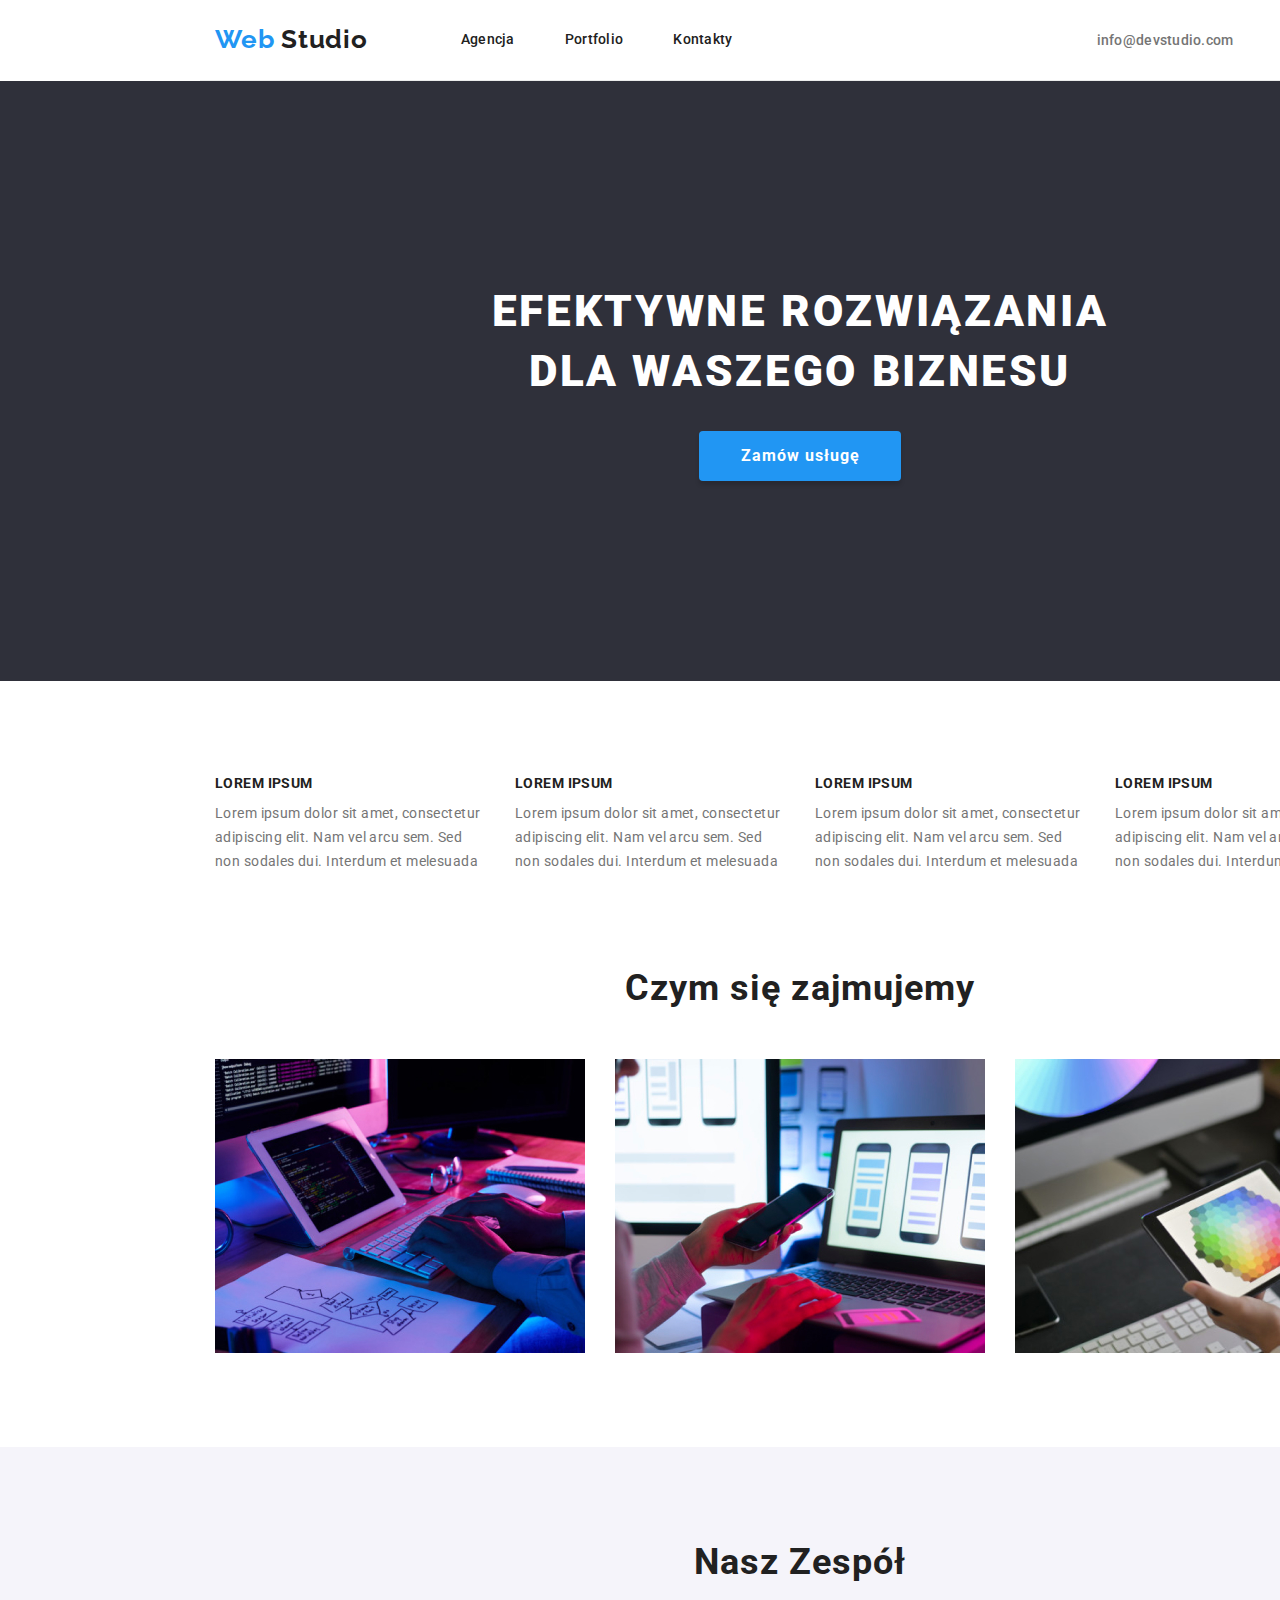
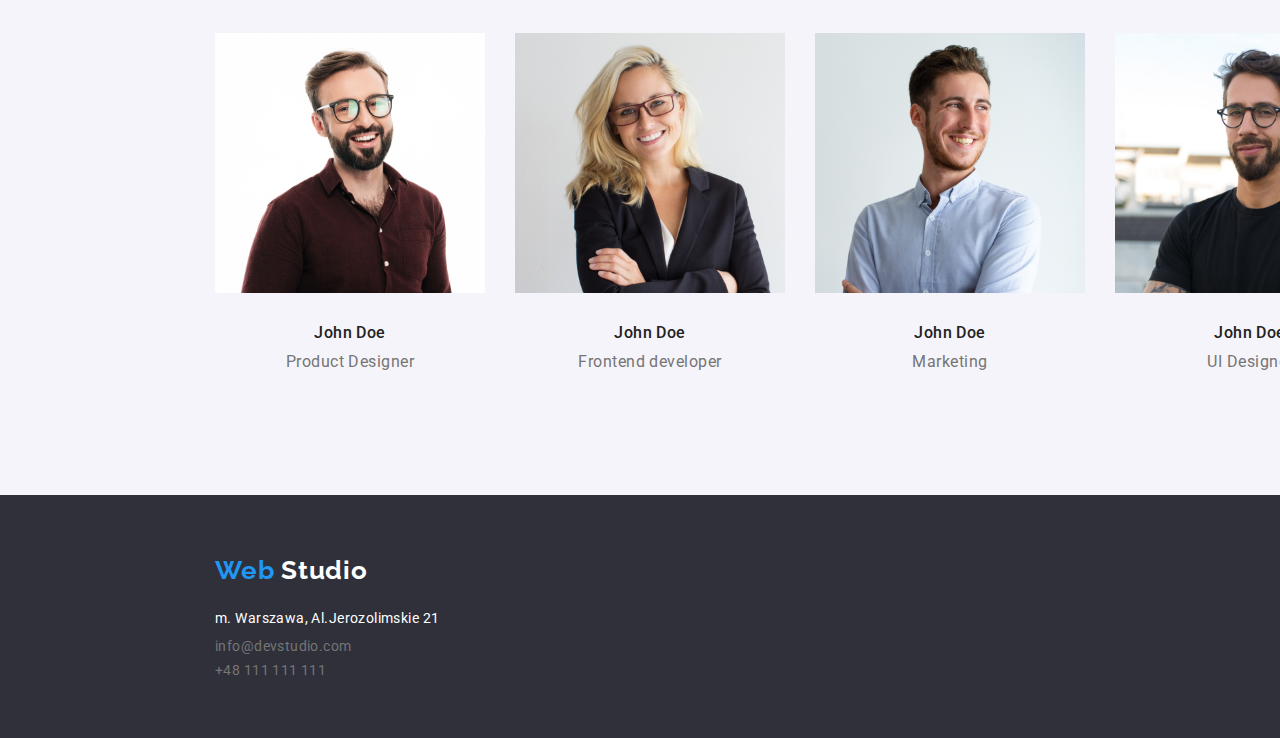
<file: index.html>
<!DOCTYPE html>
<html lang="pl">
  <head>
    <meta charset="UTF-8" />
    <meta http-equiv="X-UA-Compatible" content="IE=edge" />
    <meta name="viewport" content="width=device-width, initial-scale=1.0" />
    <title>Index-3</title>
    <link rel="preconnect" href="https://fonts.googleapis.com" />
    <link rel="preconnect" href="https://fonts.gstatic.com" crossorigin />
    <link
      href="https://fonts.googleapis.com/css2?family=Roboto:wght@400;500;700;900&display=swap"
      rel="stylesheet"
    />
    <link
      href="https://fonts.googleapis.com/css2?family=Raleway:wght@700&display=swap"
      rel="stylesheet"
    />
    <link
      rel="stylesheet"
      href="node_modules/modern-normalize/modern-normalize.css"
    />
    <link rel="stylesheet" href="./css/styles.css" />
  </head>
  <body class="container">
    <header class="strona naglowek odstep">
      <a class="logo logo-margines-lewy" href="index.html">
        <span>Web</span>
        <span class="logo-stopka-gora">Studio</span>
      </a>
      <nav style="padding-left: 93px">
        <a class="link" href="index.html">Agencja</a>
        <span style="padding-left: 46px"></span>
        <a class="link" href="portfolio.html">Portfolio</a>
        <span style="padding-left: 46px"></span>
        <a class="link" href="#">Kontakty</a>
      </nav>
      <a
        class="kontakt"
        href="mailto:info@devstudio.com"
        style="padding-left: 364px"
        >info@devstudio.com</a
      >
      <a class="kontakt" href="#" style="padding-left: 50px">+48 111 111 111</a>
    </header>
    <main>
      <section class="ogloszenie">
        <div class="strona">
          <h1>
            EFEKTYWNE ROZWIĄZANIA <br />
            DLA WASZEGO BIZNESU
          </h1>
          <button class="przycisk-usluga przycisk-aktywny">Zamów usługę</button>
        </div>
      </section>
      <!-- <div class="strona odstep-sekcji"> -->
      <div class="strona tabela-ipsum odstep-sekcji">
        <div>
          <p>LOREM IPSUM</p>
          <p>
            Lorem ipsum dolor sit amet, consectetur adipiscing elit. Nam vel
            arcu sem. Sed non sodales dui. Interdum et melesuada
          </p>
        </div>
        <div>
          <p>LOREM IPSUM</p>
          <p>
            Lorem ipsum dolor sit amet, consectetur adipiscing elit. Nam vel
            arcu sem. Sed non sodales dui. Interdum et melesuada
          </p>
        </div>
        <div>
          <p>LOREM IPSUM</p>
          <p>
            Lorem ipsum dolor sit amet, consectetur adipiscing elit. Nam vel
            arcu sem. Sed non sodales dui. Interdum et melesuada
          </p>
        </div>
        <div>
          <p>LOREM IPSUM</p>
          <p>
            Lorem ipsum dolor sit amet, consectetur adipiscing elit. Nam vel
            arcu sem. Sed non sodales dui. Interdum et melesuada
          </p>
        </div>
      </div>
      <div class="strona odstep-sekcji-dolny">
        <h2 class="sekcja-naglowek">Czym się zajmujemy</h2>
        <div class="wiersz-obrazow">
          <img src="./images/pict1.jpg" alt="pict1" width="370" height="294" />
          <img src="./images/pict2.jpg" alt="pict2" width="370" height="294" />
          <img src="./images/pict3.jpg" alt="pict3" width="370" height="294" />
        </div>
      </div>
      <div style="background: #f5f4fa">
        <section class="strona odstep-sekcji">
          <h2 class="sekcja-naglowek">Nasz Zespół</h2>
          <div class="wiersz-obrazow">
            <div>
              <img
                src="./images/product_designer.jpg"
                alt="Designer"
                width="270"
                height="260"
              />
              <p class="obraz-zespol-imie">John Doe</p>
              <p class="obraz-zespol-tytul">Product Designer</p>
            </div>
            <div>
              <img
                src="./images/frontend_developer.jpg"
                alt="Frontenddeveloper"
                width="270"
                height="260"
              />
              <p class="obraz-zespol-imie">John Doe</p>
              <p class="obraz-zespol-tytul">Frontend developer</p>
            </div>
            <div>
              <img
                src="./images/marketing.jpg"
                alt="Marketing"
                width="270"
                height="260"
              />
              <p class="obraz-zespol-imie">John Doe</p>
              <p class="obraz-zespol-tytul">Marketing</p>
            </div>
            <div>
              <img
                src="./images/ui_designer.jpg"
                alt="UI Designer"
                width="270"
                height="260"
              />
              <p class="obraz-zespol-imie">John Doe</p>
              <p class="obraz-zespol-tytul">UI Designer</p>
            </div>
          </div>
        </section>
      </div>
    </main>
    <footer>
      <div class="stopka strona">
        <p class="logo">
          <span>Web</span>
          <span class="logo-stopka-dol">Studio</span>
        </p>
        <address>
          <p class="kontakt kontakt-adres">m. Warszawa, Al.Jerozolimskie 21</p>
          <p class="kontakt kontakt-stopka" style="padding-top: 8px">
            info@devstudio.com
          </p>
          <p class="kontakt kontakt-stopka" style="padding-top: 8px">
            +48 111 111 111
          </p>
        </address>
      </div>
    </footer>
  </body>
</html>
</file>
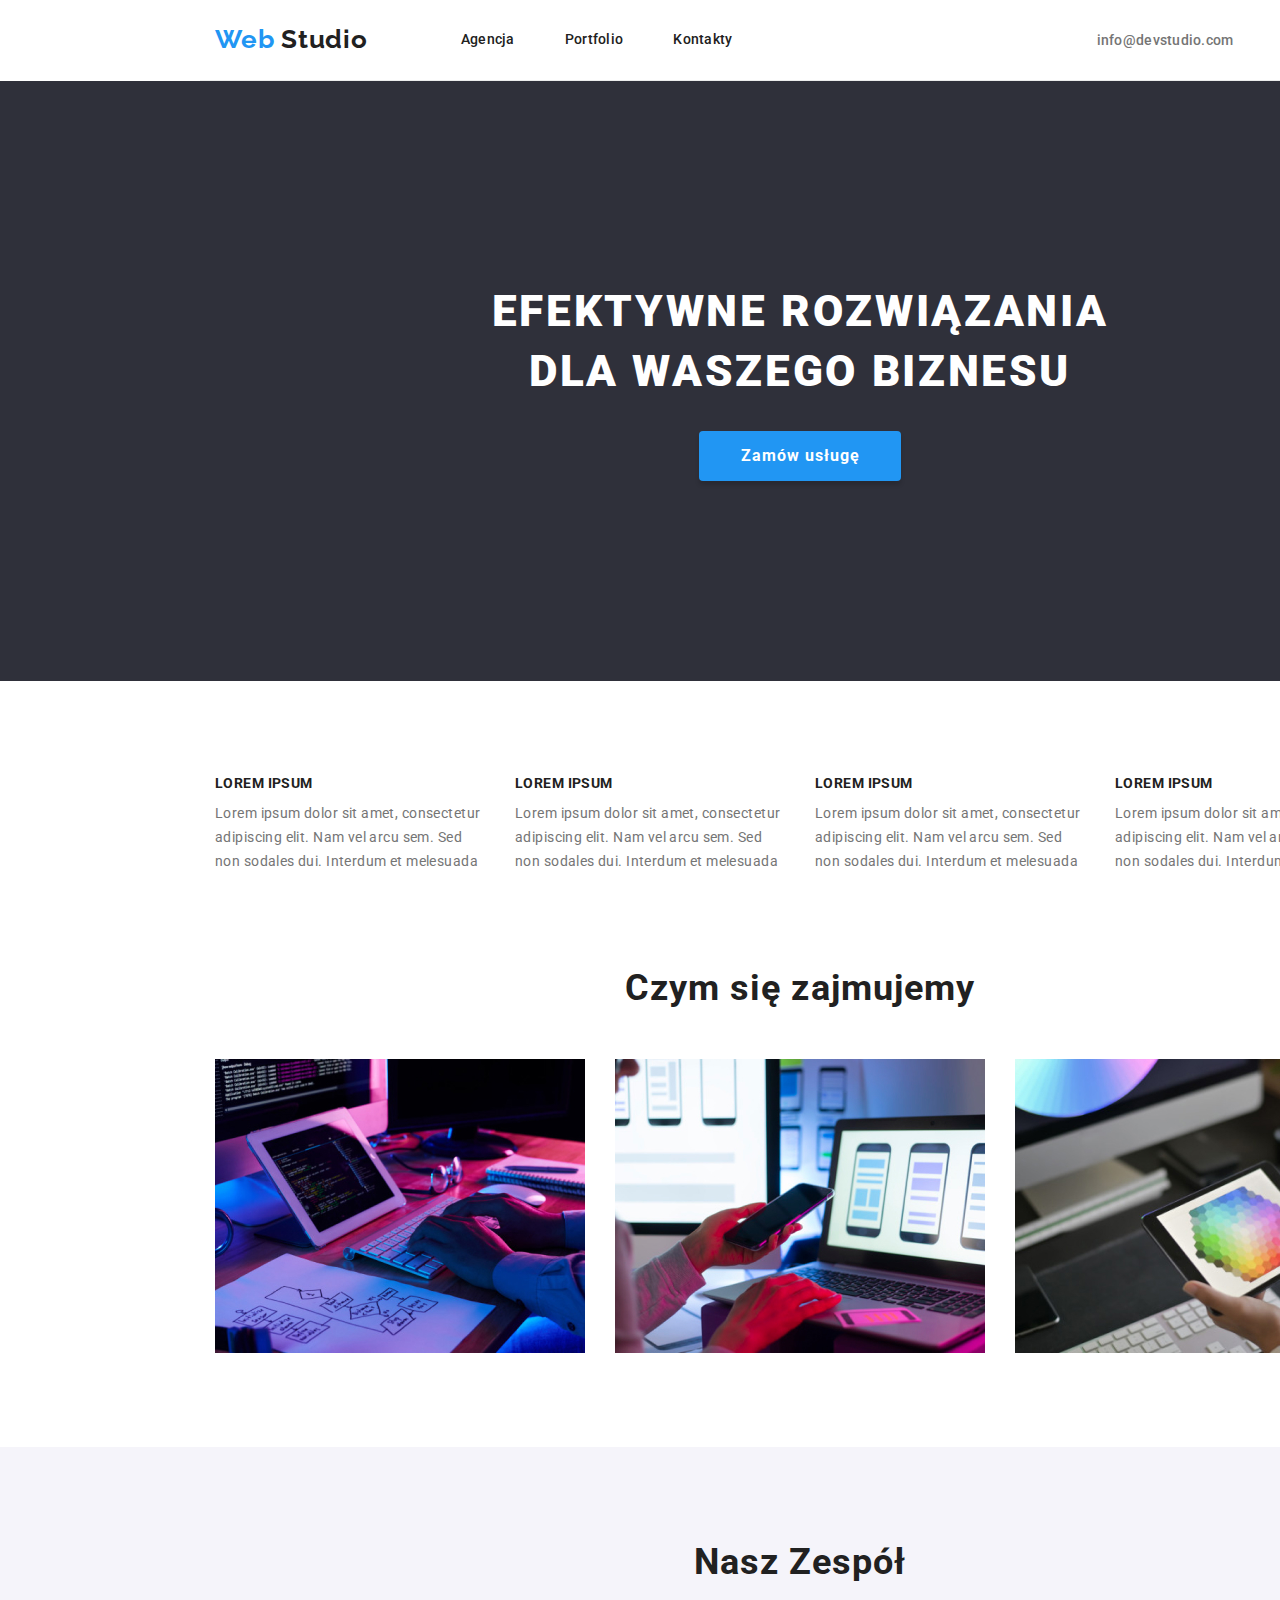
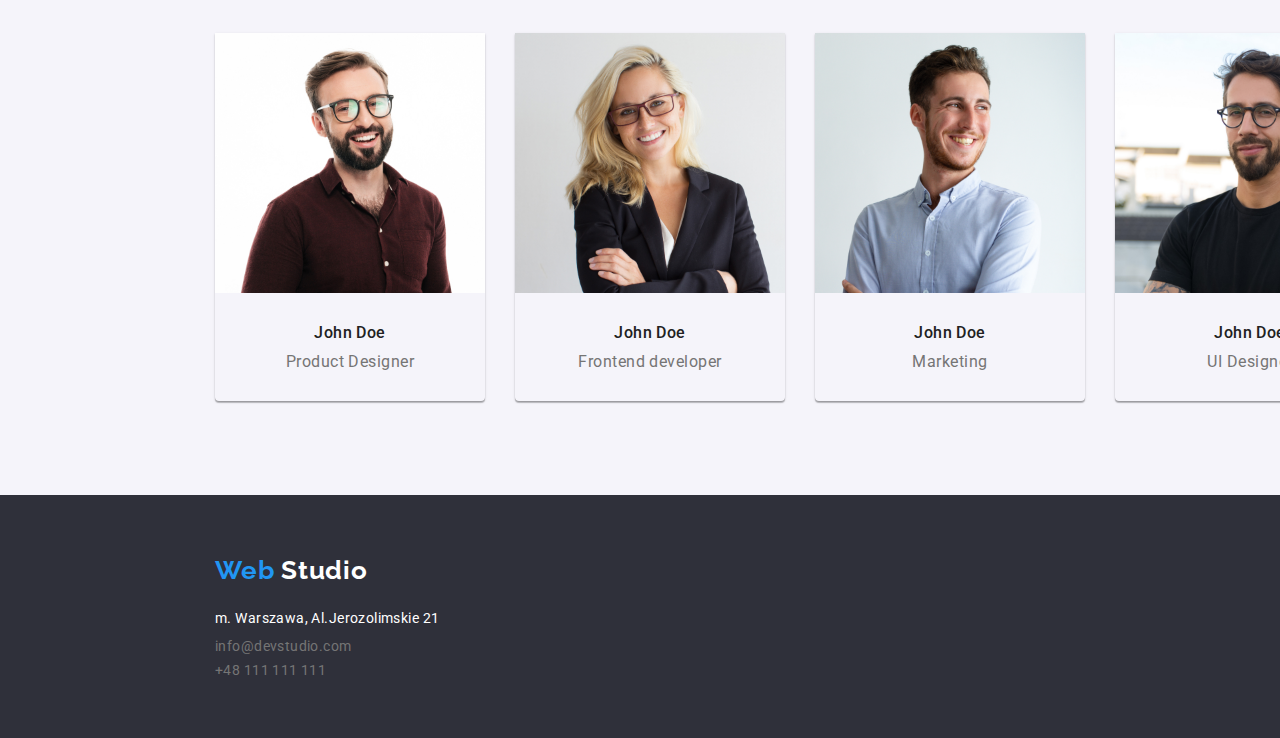
<file: index — kopia.html>
<!DOCTYPE html>
<html lang="pl">
  <head>
    <meta charset="UTF-8" />
    <meta http-equiv="X-UA-Compatible" content="IE=edge" />
    <meta name="viewport" content="width=device-width, initial-scale=1.0" />
    <title>Zad-dom-1-Index</title>
    <link rel="preconnect" href="https://fonts.googleapis.com" />
    <link rel="preconnect" href="https://fonts.gstatic.com" crossorigin />
    <link
      href="https://fonts.googleapis.com/css2?family=Roboto:wght@400;500;700;900&display=swap"
      rel="stylesheet"
    />
    <link
      href="https://fonts.googleapis.com/css2?family=Raleway:wght@700&display=swap"
      rel="stylesheet"
    />
    <link
      rel="stylesheet"
      href="node_modules/modern-normalize/modern-normalize.css"
    />
    <link rel="stylesheet" href="./css/styles.css" />
  </head>
  <body class="container">
    <header class="strona naglowek odstep">
      <a class="logo logo-margines-lewy" href="index.html">
        <span>Web</span>
        <span class="logo-stopka-gora">Studio</span>
      </a>
      <nav style="padding-left: 93px">
        <a class="link" href="index.html">Agencja</a>
        <span style="padding-left: 46px"></span>
        <a class="link" href="portfolio.html">Portfolio</a>
        <span style="padding-left: 46px"></span>
        <a class="link" href="#">Kontakty</a>
      </nav>
      <a
        class="kontakt"
        href="mailto:info@devstudio.com"
        style="padding-left: 364px"
        >info@devstudio.com</a
      >
      <a class="kontakt" href="#" style="padding-left: 50px">+48 111 111 111</a>
    </header>
    <main>
      <section class="ogloszenie">
        <div class="strona">
          <h1>
            EFEKTYWNE ROZWIĄZANIA <br />
            DLA WASZEGO BIZNESU
          </h1>
          <button class="przycisk-usluga przycisk-aktywny">Zamów usługę</button>
        </div>
      </section>
      <!-- <div class="strona odstep-sekcji"> -->
      <div class="strona tabela-ipsum odstep-sekcji">
        <div>
          <p>LOREM IPSUM</p>
          <p>
            Lorem ipsum dolor sit amet, consectetur adipiscing elit. Nam vel
            arcu sem. Sed non sodales dui. Interdum et melesuada
          </p>
        </div>
        <div>
          <p>LOREM IPSUM</p>
          <p>
            Lorem ipsum dolor sit amet, consectetur adipiscing elit. Nam vel
            arcu sem. Sed non sodales dui. Interdum et melesuada
          </p>
        </div>
        <div>
          <p>LOREM IPSUM</p>
          <p>
            Lorem ipsum dolor sit amet, consectetur adipiscing elit. Nam vel
            arcu sem. Sed non sodales dui. Interdum et melesuada
          </p>
        </div>
        <div>
          <p>LOREM IPSUM</p>
          <p>
            Lorem ipsum dolor sit amet, consectetur adipiscing elit. Nam vel
            arcu sem. Sed non sodales dui. Interdum et melesuada
          </p>
        </div>
      </div>
      <div class="strona odstep-sekcji-dolny">
        <h2 class="sekcja-naglowek">Czym się zajmujemy</h2>
        <div class="wiersz-obrazow">
          <img src="./images/pict1.jpg" alt="pict1" width="370" height="294" />
          <img src="./images/pict2.jpg" alt="pict2" width="370" height="294" />
          <img src="./images/pict3.jpg" alt="pict3" width="370" height="294" />
        </div>
      </div>
      <div style="background: #f5f4fa">
        <section class="strona odstep-sekcji">
          <h2 class="sekcja-naglowek">Nasz Zespół</h2>
          <div class="wiersz-obrazow">
            <figure>
              <img
                src="./images/product_designer.jpg"
                alt="Designer"
                width="270"
                height="260"
              />
              <figcaption class="obraz-zespol-imie">John Doe</figcaption>
              <figcaption class="obraz-zespol-tytul">
                Product Designer
              </figcaption>
            </figure>
            <figure>
              <img
                src="./images/frontend_developer.jpg"
                alt="Frontenddeveloper"
                width="270"
                height="260"
              />
              <figcaption class="obraz-zespol-imie">John Doe</figcaption>
              <figcaption class="obraz-zespol-tytul">
                Frontend developer
              </figcaption>
            </figure>
            <figure>
              <img
                src="./images/marketing.jpg"
                alt="Marketing"
                width="270"
                height="260"
              />
              <figcaption class="obraz-zespol-imie">John Doe</figcaption>
              <figcaption class="obraz-zespol-tytul">Marketing</figcaption>
            </figure>
            <figure>
              <img
                src="./images/ui_designer.jpg"
                alt="UI Designer"
                width="270"
                height="260"
              />
              <figcaption class="obraz-zespol-imie">John Doe</figcaption>
              <figcaption class="obraz-zespol-tytul">UI Designer</figcaption>
            </figure>
          </div>
        </section>
      </div>
    </main>
    <footer>
      <div class="stopka strona">
        <p class="logo">
          <span>Web</span>
          <span class="logo-stopka-dol">Studio</span>
        </p>
        <address>
          <p class="kontakt kontakt-adres">m. Warszawa, Al.Jerozolimskie 21</p>
          <p class="kontakt kontakt-stopka" style="padding-top: 8px">
            info@devstudio.com
          </p>
          <p class="kontakt kontakt-stopka" style="padding-top: 8px">
            +48 111 111 111
          </p>
        </address>
      </div>
    </footer>
  </body>
</html>
</file>
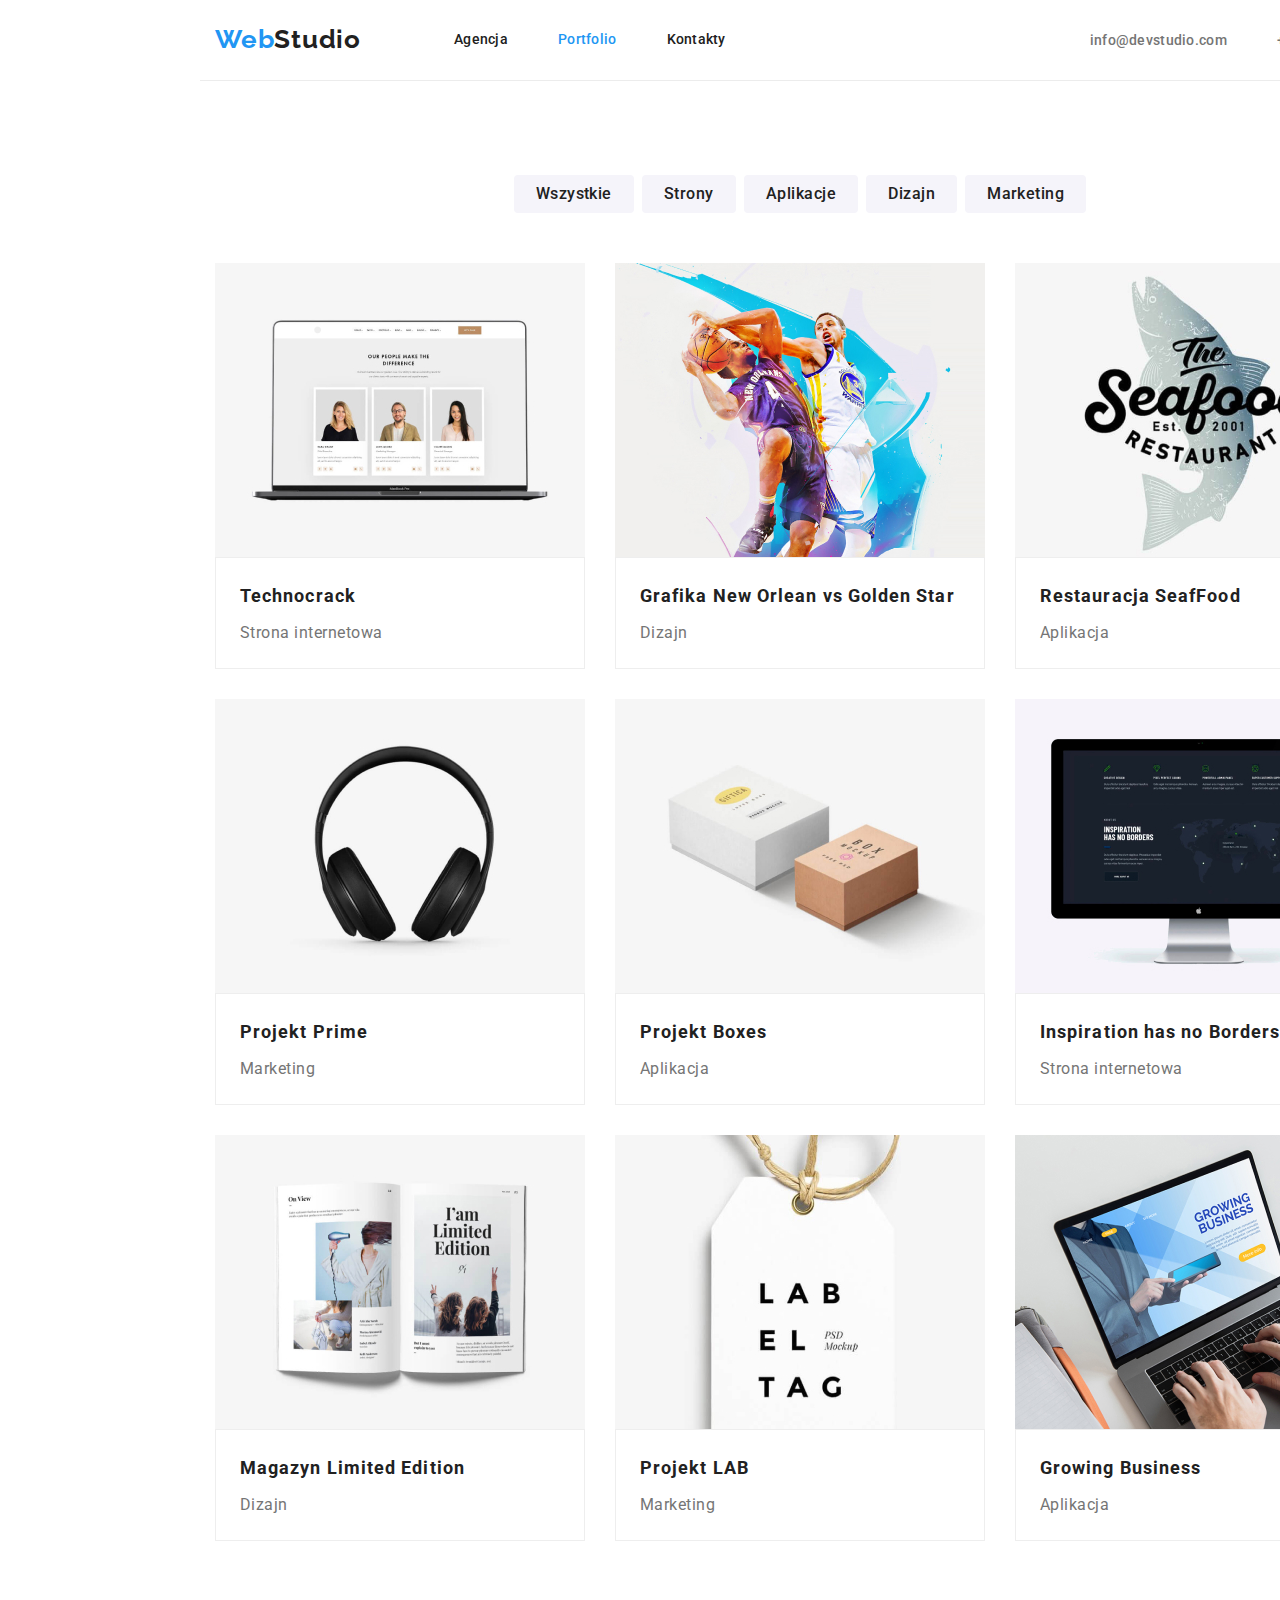
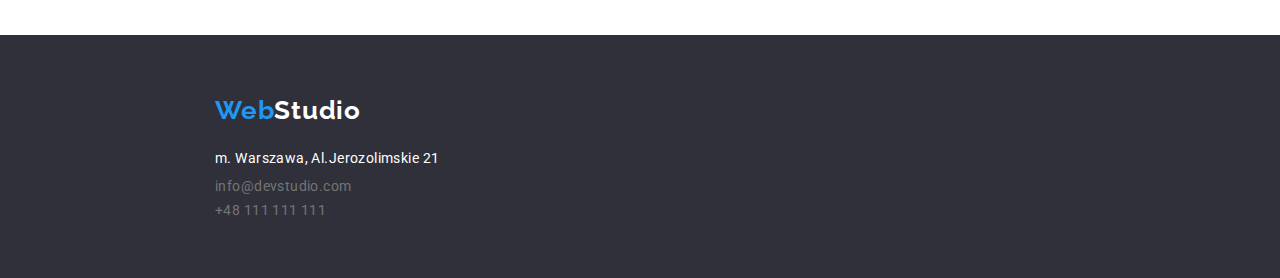
<file: portfolio.html>
<!DOCTYPE html>
<html lang="pl">
  <head>
    <meta charset="UTF-8" />
    <meta http-equiv="X-UA-Compatible" content="IE=edge" />
    <meta name="viewport" content="width=device-width, initial-scale=1.0" />
    <title>Porfolio-3</title>
    <link rel="preconnect" href="https://fonts.googleapis.com" />
    <link rel="preconnect" href="https://fonts.gstatic.com" crossorigin />
    <link href="https://fonts.googleapis.com/css2?family=Roboto:wght@400;500;700;900&display=swap" rel="stylesheet" />
    <link href="https://fonts.googleapis.com/css2?family=Raleway:wght@700&display=swap" rel="stylesheet" />
    <link rel="stylesheet" href="node_modules/modern-normalize/modern-normalize.css">
    <link rel="stylesheet" href="./css/styles.css" />
  </head>
  <body class="container">
    <header class="strona naglowek odstep">
      <a class="logo logo-margines-lewy" href="index.html">
        <span>Web</span><span class="logo-stopka-gora">Studio</span>
      </a>
      <nav style="padding-left: 93px">
        <a class="link" href="index.html">Agencja</a>
        <span style="padding-left: 46px"></span>
        <a class="link" href=" portfolio.html" style="color: var(--kolor-logo)">Portfolio</a>
        <span style="padding-left: 46px"></span>
        <a class="link" href="#">Kontakty</a>
      </nav>
      <a class="kontakt" href="mailto:info@devstudio.com" style="padding-left: 364px">info@devstudio.com</a>
      <a class="kontakt" href="#" style="padding-left: 50px">+48 111 111 111</a>
    </header>
    <main class="strona odstep-sekcji">
      <div class="wiersz-przyciskow">
        <button class="przycisk przycisk-aktywny">Wszystkie</button>
        <button class="przycisk">Strony</button>
        <button class="przycisk">Aplikacje</button>
        <button class="przycisk">Dizajn</button>
        <button class="przycisk">Marketing</button>
      </div>
      <div class="kolumna-obrazow ">
        <div class="wiersz-obrazow ">
          <div>
            <img class="obraz" src="./images/technocrack.jpg" alt="pict1-1" />
            <div>
              <p class="obraz-tytul">Technocrack</p>
              <p class="obraz-opis">Strona internetowa</p>
            </div>
          </div>
          <div>
            <img class="obraz" src="./images/new_orlean.jpg" alt="pict2-1" />
            <div>
              <p class="obraz-tytul">Grafika New Orlean vs Golden Star</p>
              <p class="obraz-opis">Dizajn</p>
            </div>
          </div>
          <div>
            <img class="obraz" src="./images/seafood.jpg" alt="pict3-1" />
            <div>
              <p class="obraz-tytul">Restauracja SeafFood</p>
              <p class="obraz-opis">Aplikacja</p>
            </div>
          </div>
        </div>
        <div class="wiersz-obrazow">
          <div>
            <img class="obraz" src="./images/sluchawki.jpg" alt="pict2-1" />
            <div>
              <p class="obraz-tytul">Projekt Prime</p>
              <p class="obraz-opis">Marketing</p>
            </div>
          </div>
          <div>
            <img class="obraz" src="./images/boxes.jpg" alt="pict2-2" />
            <div>
              <p class="obraz-tytul">Projekt Boxes</p>
              <p class="obraz-opis">Aplikacja</p>
            </div>
          </div>
          <div>
            <img class="obraz" src="./images/computer.jpg" alt="pict2-3" />
            <div>
              <p class="obraz-tytul">Inspiration has no Borders</p>
              <p class="obraz-opis">Strona internetowa</p>
            </div>
          </div>
        </div>
        <div class="wiersz-obrazow">
          <div>
            <img class="obraz" src="./images/magazyn_ltd.jpg" alt="pict3-1" />
            <div>
              <p class="obraz-tytul">Magazyn Limited Edition</p>
              <p class="obraz-opis">Dizajn</p>
            </div>
          </div>
          <div>
            <img class="obraz" src="./images/projekt.jpg" alt="pict3-2" />
            <div>
              <p class="obraz-tytul">Projekt LAB</p>
              <p class="obraz-opis">Marketing</p>
            </div>
          </div>
          <div>
            <img class="obraz" src="./images/growing.jpg" alt="pict3-3" />
            <div>
              <p class="obraz-tytul">Growing Business</p>
              <p class="obraz-opis">Aplikacja</p>
            </div>
          </div>
        </div>
      </div>
      </div>
    </main>
    <footer>
      <div class="stopka strona">
        <p class="logo">
          <span>Web</span><span class="logo-stopka-dol">Studio</span>
        </p>
        <address>
          <p class="kontakt kontakt-adres">m. Warszawa, Al.Jerozolimskie 21</p>
          <p class="kontakt kontakt-stopka" style="padding-top: 8px">
            info@devstudio.com
          </p>
          <p class="kontakt kontakt-stopka" style="padding-top: 8px">
            +48 111 111 111
          </p>
        </address>
      </div>
    </footer>
  </body>
</html>
</file>
<file: css/styles.css>
:root {
  --kolor-domyslny: #212121;
  --kolor-logo: #2196f3;
  --kolor-kontakt: #757575;
  --kolor-przycisk-nieaktywny: #f5f4fa;
  --kolor-stopka: #2f303a;
  --kolor-margines-poziomy: #ececec;
  --kolor-tlo: #e5e5e5;
  --kolor-ramki-zdjec: #eeeeee;
}

* {
  margin: 0px;
  padding: 0px;
}

body {
  background-color: white;
  text-decoration: none;
  font-family: "Roboto";
  font-style: normal;
  font-weight: 500;
}

table {
  border-collapse: collapse;
}

h1 {
  font-weight: 900;
  font-size: 44px;
  line-height: 60px;
  text-align: center;
  letter-spacing: 0.06em;
  text-transform: uppercase;
  color: white;
}

img {
  display: block;
}

button {
  border: none;
  outline: none;
}

a,
button {
  cursor: pointer;
}

footer {
  background-color: var(--kolor-stopka);
  color: white;
  padding: 60px 0px;
}
.container {
  width: 1600px;
  margin-left: auto;
  margin-right: auto;
}

.strona {
  width: 1200px;
  margin-left: auto;
  margin-right: auto;
}

.odstep-sekcji {
  padding: 94px 0px;
}

.odstep-sekcji-dolny {
  padding-bottom: 94px;
}

.sekcja-naglowek {
  font-weight: 700;
  font-size: 36px;
  line-height: 42px;
  text-align: center;
  letter-spacing: 0.03em;
  color: #212121;
  text-align: center;
  padding-bottom: 50px;
}

.naglowek {
  display: flex;
  background-color: white;
  align-items: center;
  padding-top: 24px;
  padding-bottom: 25px;
}

.stopka {
  padding: 0px 15px;
}

.ogloszenie {
  text-align: center;
  background-color: var(--kolor-stopka);
  padding-top: 200px;
  padding-bottom: 200px;
}

.odstep {
  border-bottom: 1px solid var(--kolor-margines-poziomy);
}

.logo {
  text-decoration: none;
  font-family: "Raleway";
  font-style: normal;
  font-weight: 700;
  font-size: 26px;
  line-height: 31px;
  letter-spacing: 0.03em;
  color: var(--kolor-logo);
}

.logo-margines-lewy {
  padding-left: 15px;
}

.logo .logo-stopka-gora {
  color: var(--kolor-domyslny);
}

.logo > .logo-stopka-dol {
  color: white;
}

.link {
  text-decoration: none;
  font-size: 14px;
  line-height: 16px;
  letter-spacing: 0.02em;
  color: var(--kolor-domyslny);
}

.link:visited {
  color: var(--kolor-domyslny);
}

.link:hover {
  color: var(--kolor-logo);
}

.kontakt {
  text-decoration: none;
  font-family: "Roboto";
  font-style: normal;
  font-weight: 500;
  font-size: 14px;
  line-height: 16px;
  letter-spacing: 0.02em;
  color: var(--kolor-kontakt);
}

.kontakt-adres {
  padding-top: 20px;
  font-weight: 400;
  font-size: 14px;
  line-height: 24px;
  letter-spacing: 0.03em;
  color: #ffffff;
}

.kontakt-adres:hover,
.kontakt-adres:focus {
  text-decoration-color: var(--kolor-logo);
}

.kontakt-stopka {
  letter-spacing: 0.03em;
  font-weight: 400;
}

.naglowek a:hover,
.naglowek a:focus {
  color: var(--kolor-logo);
}

.wiersz-przyciskow {
  padding-bottom: 50px;
  display: flex;
  gap: 8px;
  justify-content: center;
}

.przycisk {
  height: 38px;
  font-family: "Roboto";
  font-style: normal;
  font-weight: 500;
  font-size: 16px;
  line-height: 26px;
  text-align: center;
  letter-spacing: 0.03em;
  color: var(--kolor-domyslny);
  background: var(--kolor-przycisk-nieaktywny);
  border-radius: 4px;
  border-width: 1px;
  padding: 6px 22px;
}

.przycisk:hover,
.przycisk:focus {
  color: white;
  background: var(--kolor-logo);
  box-shadow: 0px 3px 1px rgba(0, 0, 0, 0.1), 0px 1px 2px rgba(0, 0, 0, 0.08),
    0px 2px 2px rgba(0, 0, 0, 0.12);
  border-radius: 4px;
}

.przycisk-usluga {
  font-family: "Roboto";
  font-style: normal;
  font-weight: 700;
  font-size: 16px;
  line-height: 30px;
  display: flex;
  /* align-items: center;
  text-align: center; */
  padding-top: 10px;
  padding-bottom: 10px;
  padding-left: 42px;
  padding-right: 41px;
  margin-top: 30px;
  margin-left: auto;
  margin-right: auto;
  letter-spacing: 0.06em;
  color: #ffffff;
  background: var(--kolor-logo);
  box-shadow: 0px 4px 4px rgba(0, 0, 0, 0.15);
  border-radius: 4px;
}

.tabela-obrazkow {
  display: flex;
  justify-content: center;
  gap: 30px;

  /* border-spacing: 30px;
  border-collapse: separate;
gap: 30px;
  margin-left: auto;
  margin-right: auto;  */
}

.wiersz-obrazow {
  display: flex;
  margin: 0;
  justify-content: center;
  gap: 30px;
}

.kolumna-obrazow {
  display: flex;
  flex-direction: column;
  gap: 30px;
}

.wiersz-obrazow div div {
  border: 1px solid var(--kolor-ramki-zdjec);
}

.wiersz-obrazow figure {
  box-shadow: 0px 1px 3px rgba(0, 0, 0, 0.12), 0px 1px 1px rgba(0, 0, 0, 0.14),
    0px 2px 1px rgba(0, 0, 0, 0.2);
  border-radius: 0px 0px 4px 4px;
  /* var(--kolor-ramki-zdjec); */
}

.obraz {
  width: 370px;
  height: 294px;
}

.obraz-tytul {
  padding-top: 20px;
  padding-left: 24px;
  padding-bottom: 4px;
  font-weight: 700;
  font-size: 18px;
  line-height: 36px;
  letter-spacing: 0.06em;
  color: #212121;
}

.obraz-opis {
  padding-left: 24px;
  padding-bottom: 20px;
  font-weight: 400;
  font-size: 16px;
  line-height: 30px;
  letter-spacing: 0.03em;
  color: #757575;
}

.obraz-zespol-imie {
  font-weight: 500;
  font-size: 16px;
  line-height: 19px;
  text-align: center;
  letter-spacing: 0.03em;
  color: #212121;
  margin-top: 30px;
}

.obraz-zespol-tytul {
  font-weight: 400;
  font-size: 16px;
  line-height: 19px;
  text-align: center;
  letter-spacing: 0.03em;
  color: #757575;
  margin-top: 10px;
  margin-bottom: 30px;
}

.tabela-ipsum {
  display: flex;
  justify-content: center;
  gap: 30px;
  padding-left: 15px;
  padding-right: 15px;
}

.tabela-ipsum p:first-child {
  font-weight: 700;
  font-size: 14px;
  line-height: 16px;
  letter-spacing: 0.03em;
  text-transform: uppercase;
  color: var(--kolor-domyslny);
  margin-bottom: 10px;
}

.tabela-ipsum p:last-child {
  font-weight: 400;
  font-size: 14px;
  line-height: 24px;
  letter-spacing: 0.03em;
  color: var(--kolor-kontakt);
}
</file>
